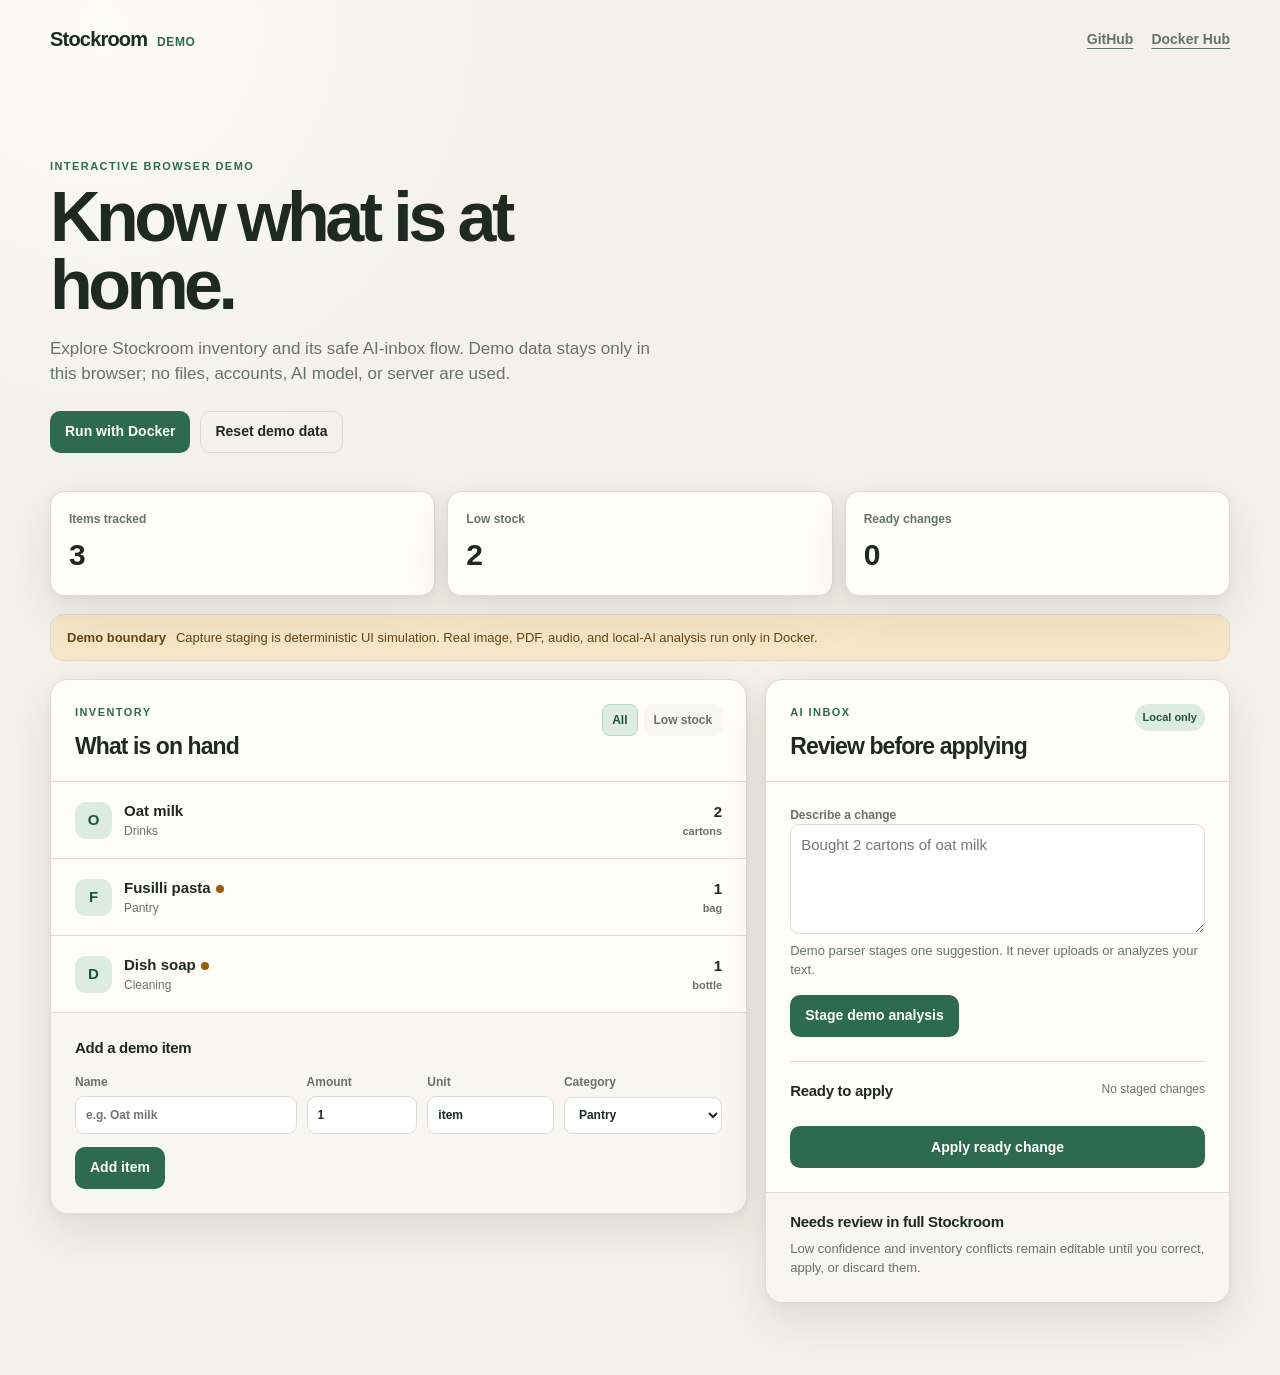
<file: demo/index.html>
<!doctype html>
<html lang="en">
<head>
  <meta charset="utf-8">
  <meta name="viewport" content="width=device-width, initial-scale=1">
  <meta name="description" content="Interactive browser-only Stockroom demo.">
  <title>Stockroom demo</title>
  <link rel="stylesheet" href="styles.css">
</head>
<body>
  <a class="skip-link" href="#main">Skip to content</a>
  <header class="site-header">
    <a class="brand" href="#top" aria-label="Stockroom demo home">Stockroom <span>Demo</span></a>
    <nav aria-label="Primary">
      <a href="https://github.com/Timo348/Stockroom">GitHub</a>
      <a href="https://hub.docker.com/r/timo348/stockroom">Docker Hub</a>
    </nav>
  </header>

  <main id="main" class="page-shell">
    <section class="hero" id="top" aria-labelledby="demo-title">
      <p class="eyebrow">Interactive browser demo</p>
      <h1 id="demo-title">Know what is at home.</h1>
      <p class="hero-copy">Explore Stockroom inventory and its safe AI-inbox flow. Demo data stays only in this browser; no files, accounts, AI model, or server are used.</p>
      <div class="hero-actions">
        <a class="button primary" href="https://github.com/Timo348/Stockroom#run-with-docker">Run with Docker</a>
        <button class="button subtle" id="reset-demo" type="button">Reset demo data</button>
      </div>
    </section>

    <section class="metrics" aria-label="Inventory summary">
      <article><span>Items tracked</span><strong id="item-count">0</strong></article>
      <article><span>Low stock</span><strong id="low-count">0</strong></article>
      <article><span>Ready changes</span><strong id="ready-count">0</strong></article>
    </section>

    <section class="notice" aria-label="Demo limitation">
      <strong>Demo boundary</strong>
      <span>Capture staging is deterministic UI simulation. Real image, PDF, audio, and local-AI analysis run only in Docker.</span>
    </section>

    <div class="workspace">
      <section class="panel inventory-panel" aria-labelledby="inventory-title">
        <div class="panel-heading">
          <div>
            <p class="eyebrow">Inventory</p>
            <h2 id="inventory-title">What is on hand</h2>
          </div>
          <div class="filters" aria-label="Inventory filter">
            <button class="filter is-active" data-filter="all" type="button">All</button>
            <button class="filter" data-filter="low" type="button">Low stock</button>
          </div>
        </div>
        <div class="item-list" id="item-list" aria-live="polite"></div>

        <form class="add-form" id="add-item-form">
          <h3>Add a demo item</h3>
          <div class="field-grid">
            <label>Name<input id="item-name" name="name" maxlength="80" required placeholder="e.g. Oat milk"></label>
            <label>Amount<input id="item-amount" name="amount" type="number" min="0.1" step="0.1" value="1" required></label>
            <label>Unit<input id="item-unit" name="unit" maxlength="24" value="item" required></label>
            <label>Category
              <select id="item-category" name="category">
                <option value="Pantry">Pantry</option>
                <option value="Drinks">Drinks</option>
                <option value="Cleaning">Cleaning</option>
                <option value="Bathroom">Bathroom</option>
                <option value="Other">Other</option>
              </select>
            </label>
          </div>
          <button class="button primary" type="submit">Add item</button>
        </form>
      </section>

      <aside class="panel inbox-panel" aria-labelledby="inbox-title">
        <div class="panel-heading">
          <div>
            <p class="eyebrow">AI inbox</p>
            <h2 id="inbox-title">Review before applying</h2>
          </div>
          <span class="local-badge">Local only</span>
        </div>

        <form class="capture-form" id="capture-form">
          <label for="capture-text">Describe a change</label>
          <textarea id="capture-text" maxlength="160" rows="4" placeholder="Bought 2 cartons of oat milk"></textarea>
          <p>Demo parser stages one suggestion. It never uploads or analyzes your text.</p>
          <button class="button primary" type="submit">Stage demo analysis</button>
        </form>

        <section class="queue" aria-labelledby="ready-title">
          <div class="queue-heading">
            <h3 id="ready-title">Ready to apply</h3>
            <span id="queue-status">No staged changes</span>
          </div>
          <div id="queue-card"></div>
          <button class="button apply" id="apply-ready" type="button" hidden>Apply ready change</button>
        </section>

        <section class="review-note" aria-labelledby="review-title">
          <h3 id="review-title">Needs review in full Stockroom</h3>
          <p>Low confidence and inventory conflicts remain editable until you correct, apply, or discard them.</p>
        </section>
      </aside>
    </div>
  </main>

  <div class="toast" id="toast" role="status" aria-live="polite"></div>
  <script src="app.js"></script>
</body>
</html>
</file>
<file: demo/styles.css>
:root {
  color-scheme: light;
  --canvas: #f4f1ea;
  --surface: #fffdf8;
  --surface-soft: #f8f6f0;
  --ink: #1d2922;
  --muted: #66736b;
  --line: #dddcd4;
  --green: #2d6a4f;
  --green-dark: #20523c;
  --green-soft: #dcece2;
  --amber: #9a5e12;
  --amber-soft: #f7e7c8;
  --red: #9c3b36;
  --red-soft: #f6dfdc;
  --shadow: 0 18px 48px rgb(27 38 31 / 10%), 0 2px 8px rgb(27 38 31 / 5%);
  --radius: 18px;
}

* { box-sizing: border-box; }
html { min-width: 320px; scroll-behavior: smooth; }
body {
  margin: 0;
  min-height: 100vh;
  color: var(--ink);
  background: radial-gradient(circle at 8% 2%, rgb(255 255 255 / 72%), transparent 28rem), var(--canvas);
  font: 15px/1.5 Inter, ui-sans-serif, -apple-system, BlinkMacSystemFont, "Segoe UI", sans-serif;
}
button, input, textarea, select { font: inherit; }
button, .button { cursor: pointer; }
a { color: inherit; }
.skip-link { position: fixed; top: -60px; left: 16px; z-index: 10; padding: 9px 12px; color: white; background: var(--green); border-radius: 8px; }
.skip-link:focus { top: 16px; }

.site-header {
  display: flex;
  align-items: center;
  justify-content: space-between;
  width: min(1180px, calc(100% - 40px));
  margin: 0 auto;
  padding: 24px 0;
}
.brand { color: var(--ink); font-size: 20px; font-weight: 800; letter-spacing: -0.04em; text-decoration: none; }
.brand span { margin-left: 5px; color: var(--green); font-size: 12px; letter-spacing: .05em; text-transform: uppercase; }
nav { display: flex; gap: 18px; }
nav a { color: var(--muted); font-size: 14px; font-weight: 650; text-underline-offset: 4px; }
nav a:hover { color: var(--green); }

.page-shell { width: min(1180px, calc(100% - 40px)); margin: 26px auto 72px; }
.hero { max-width: 730px; padding: 54px 0 38px; }
.eyebrow { margin: 0 0 8px; color: var(--green); font-size: 11px; font-weight: 800; letter-spacing: .13em; text-transform: uppercase; }
h1, h2, h3, p { margin-top: 0; }
h1 { max-width: 650px; margin-bottom: 16px; font-size: clamp(40px, 7vw, 70px); line-height: .98; letter-spacing: -.065em; }
h2 { margin-bottom: 0; font-size: 23px; letter-spacing: -.04em; }
h3 { margin-bottom: 8px; font-size: 15px; letter-spacing: -.02em; }
.hero-copy { max-width: 610px; margin-bottom: 24px; color: var(--muted); font-size: 17px; }
.hero-actions { display: flex; flex-wrap: wrap; gap: 10px; }
.button {
  display: inline-flex;
  align-items: center;
  justify-content: center;
  min-height: 42px;
  padding: 9px 14px;
  border: 1px solid transparent;
  border-radius: 10px;
  font-size: 14px;
  font-weight: 750;
  text-decoration: none;
  transition: transform .15s ease, background .15s ease;
}
.button:hover { transform: translateY(-1px); }
.primary { color: white; background: var(--green); }
.primary:hover { background: var(--green-dark); }
.subtle { color: var(--ink); background: transparent; border-color: var(--line); }
.apply { width: 100%; margin-top: 14px; color: white; background: var(--green); }

.metrics { display: grid; grid-template-columns: repeat(3, minmax(0, 1fr)); gap: 12px; margin-bottom: 18px; }
.metrics article, .notice, .panel { border: 1px solid var(--line); background: var(--surface); box-shadow: var(--shadow); }
.metrics article { padding: 18px; border-radius: 14px; }
.metrics span { display: block; color: var(--muted); font-size: 12px; font-weight: 700; }
.metrics strong { display: block; margin-top: 4px; font-size: 30px; letter-spacing: -.06em; }
.notice { display: flex; gap: 10px; align-items: flex-start; padding: 13px 16px; margin-bottom: 18px; border-radius: 13px; color: #65440f; background: var(--amber-soft); box-shadow: none; font-size: 13px; }
.notice strong { white-space: nowrap; }

.workspace { display: grid; grid-template-columns: minmax(0, 1.35fr) minmax(320px, .9fr); gap: 18px; align-items: start; }
.panel { border-radius: var(--radius); overflow: hidden; }
.panel-heading { display: flex; align-items: flex-start; justify-content: space-between; gap: 12px; padding: 24px 24px 18px; border-bottom: 1px solid var(--line); }
.filters { display: flex; gap: 6px; }
.filter { padding: 6px 9px; border: 1px solid transparent; border-radius: 8px; color: var(--muted); background: var(--surface-soft); font-size: 12px; font-weight: 750; }
.filter.is-active { color: var(--green-dark); border-color: #b7d5c4; background: var(--green-soft); }
.item-list { display: grid; gap: 1px; background: var(--line); }
.item-row { display: flex; align-items: center; gap: 12px; min-height: 76px; padding: 14px 24px; background: var(--surface); }
.item-mark { display: grid; width: 37px; height: 37px; place-items: center; flex: 0 0 auto; border-radius: 11px; color: var(--green-dark); background: var(--green-soft); font-weight: 850; }
.item-copy { min-width: 0; flex: 1; }
.item-copy strong, .item-copy small { display: block; overflow: hidden; text-overflow: ellipsis; white-space: nowrap; }
.item-copy small { color: var(--muted); font-size: 12px; }
.quantity { text-align: right; font-weight: 800; }
.quantity small { display: block; color: var(--muted); font-size: 11px; font-weight: 650; }
.low-dot { width: 8px; height: 8px; margin-left: 5px; display: inline-block; border-radius: 99px; background: var(--amber); }
.empty { padding: 28px 24px; color: var(--muted); text-align: center; background: var(--surface); }

.add-form, .capture-form { padding: 24px; }
.add-form { border-top: 1px solid var(--line); background: var(--surface-soft); }
.field-grid { display: grid; grid-template-columns: 1.4fr .7fr .8fr 1fr; gap: 10px; margin: 13px 0; }
label { display: grid; gap: 5px; color: var(--muted); font-size: 12px; font-weight: 750; }
input, textarea, select { width: 100%; padding: 9px 10px; border: 1px solid var(--line); border-radius: 9px; color: var(--ink); background: white; outline: none; }
input:focus, textarea:focus, select:focus { border-color: var(--green); box-shadow: 0 0 0 3px rgb(45 106 79 / 15%); }
.local-badge { padding: 5px 8px; border-radius: 99px; color: var(--green-dark); background: var(--green-soft); font-size: 11px; font-weight: 800; }
.capture-form p, .review-note p { margin-bottom: 15px; color: var(--muted); font-size: 13px; }
.queue { padding: 0 24px 24px; }
.queue-heading { display: flex; justify-content: space-between; gap: 12px; padding: 18px 0 10px; border-top: 1px solid var(--line); }
.queue-heading h3 { margin: 0; }
.queue-heading span { color: var(--muted); font-size: 12px; }
.queue-card { padding: 14px; border: 1px solid #b7d5c4; border-radius: 12px; background: var(--green-soft); }
.queue-card span { display: block; color: var(--green-dark); font-size: 11px; font-weight: 800; letter-spacing: .08em; text-transform: uppercase; }
.queue-card strong { display: block; margin: 4px 0; }
.queue-card small { color: #486657; }
.review-note { padding: 18px 24px 24px; border-top: 1px solid var(--line); background: var(--surface-soft); }
.review-note h3 { margin-bottom: 5px; }
.review-note p { margin: 0; }
.toast { position: fixed; right: 18px; bottom: 18px; max-width: min(360px, calc(100% - 36px)); padding: 11px 14px; border-radius: 10px; color: white; background: var(--ink); box-shadow: var(--shadow); opacity: 0; pointer-events: none; transform: translateY(8px); transition: opacity .2s ease, transform .2s ease; }
.toast.is-visible { opacity: 1; transform: translateY(0); }

@media (max-width: 820px) {
  .workspace { grid-template-columns: 1fr; }
  .field-grid { grid-template-columns: 1fr 1fr; }
}
@media (max-width: 560px) {
  .site-header, .page-shell { width: min(100% - 28px, 1180px); }
  .site-header { padding: 16px 0; }
  nav { gap: 12px; }
  .page-shell { margin-top: 6px; }
  .hero { padding-top: 36px; }
  .metrics { grid-template-columns: 1fr; }
  .panel-heading, .item-row, .add-form, .capture-form { padding-left: 16px; padding-right: 16px; }
  .queue, .review-note { padding-left: 16px; padding-right: 16px; }
  .field-grid { grid-template-columns: 1fr; }
}
</file>
